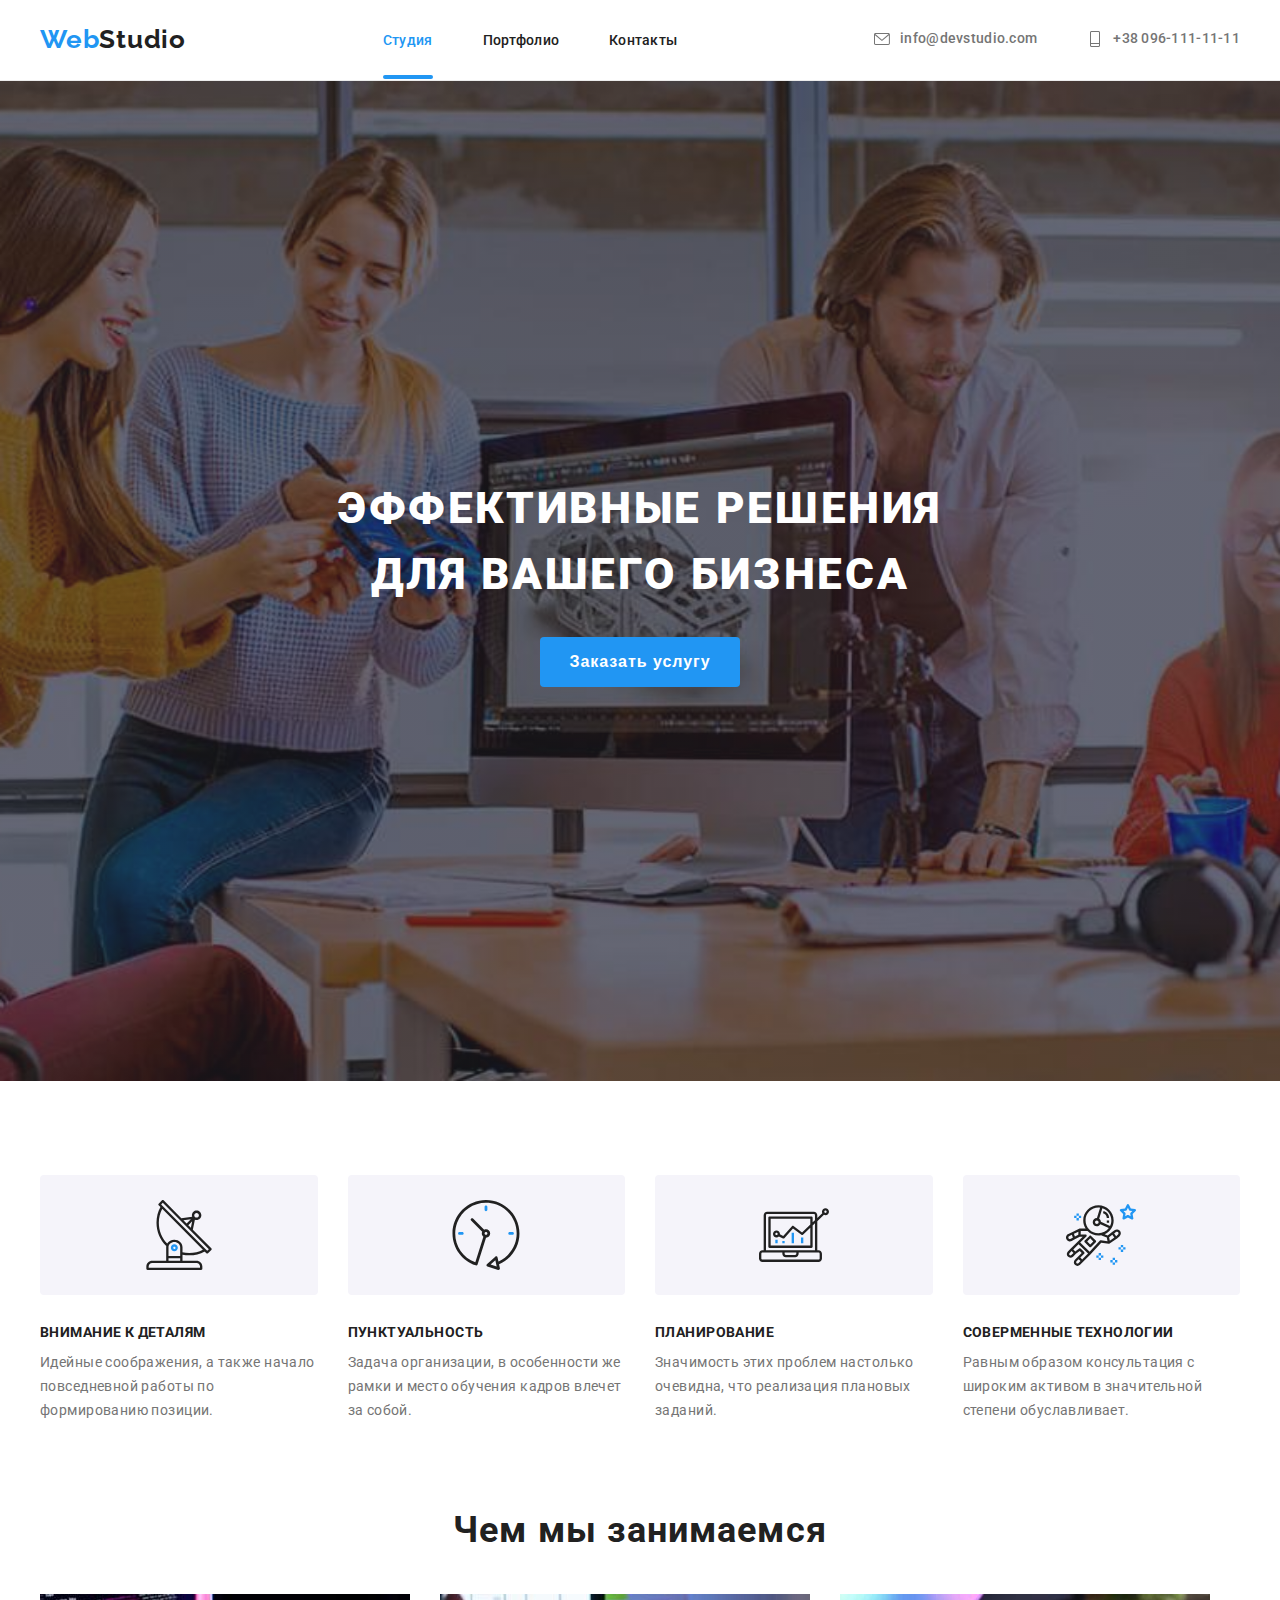
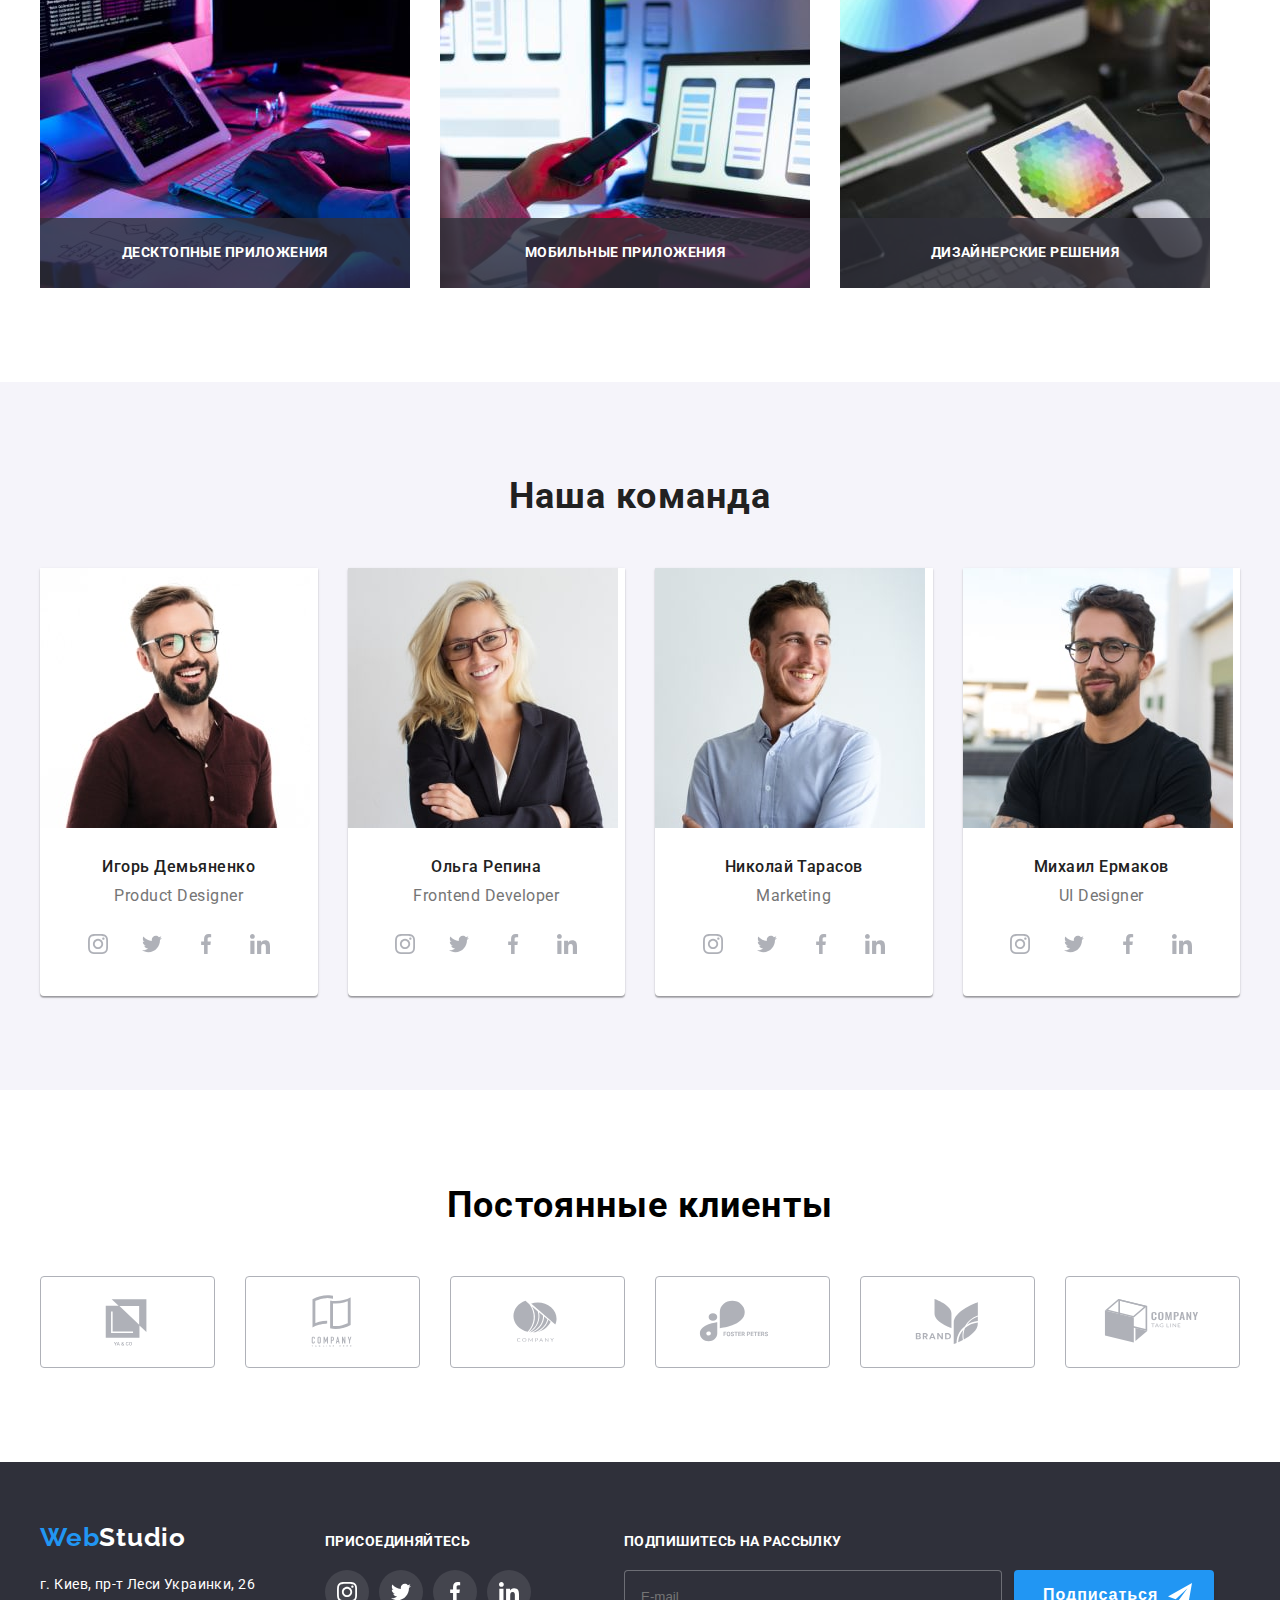
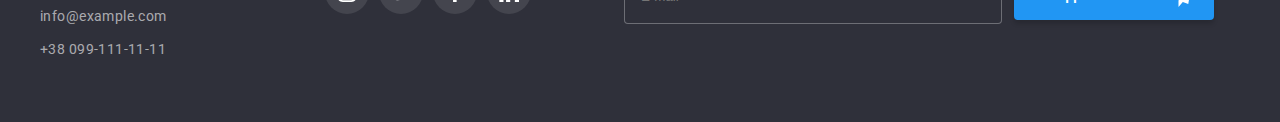
<file: index.html>
<!DOCTYPE html>
<html lang="ru">
  <head>
    <meta charset="UTF-8" />
    <meta http-equiv="X-UA-Compatible" content="IE=edge" />
    <meta name="viewport" content="width=device-width, initial-scale=1.0" />
    <title>WebStudio</title>
    <link
      rel="stylesheet"
      href="https://cdnjs.cloudflare.com/ajax/libs/modern-normalize/1.1.0/modern-normalize.min.css"
      integrity="sha512-wpPYUAdjBVSE4KJnH1VR1HeZfpl1ub8YT/NKx4PuQ5NmX2tKuGu6U/JRp5y+Y8XG2tV+wKQpNHVUX03MfMFn9Q=="
      crossorigin="anonymous"
      referrerpolicy="no-referrer"
    />
    <link rel="preconnect" href="https://fonts.googleapis.com" />
    <link rel="preconnect" href="https://fonts.gstatic.com" crossorigin />
    <link
      href="https://fonts.googleapis.com/css2?family=Raleway:wght@700&family=Roboto:wght@400;500;700&display=swap"
      rel="stylesheet"
    />
    <link rel="stylesheet" href="./css/main.css" />
  </head>

  <body>
    <!-- ---header------>
    <header class="header">
      <div class="container container__header">
        <a href="#" class="logo header__logo"
          ><span class="logo__dark">Web</span>Studio</a
        >
        <nav class="navigation">
          <ul class="list navigation__list">
            <li class="navigation__item">
              <a
                href="./index.html"
                class="navigation__link navigation--link current"
                >Студия</a
              >
            </li>
            <li class="navigation__item">
              <a
                href="./portfolio.html"
                class="navigation__link navigation--link"
                >Портфолио</a
              >
            </li>
            <li class="navigation__item">
              <a href="#" class="navigation__link navigation--link">Контакты</a>
            </li>
          </ul>
        </nav>

        <ul class="list contacts">
          <li class="contacts__item">
            <a
              href="mailto:info@devstudio.com"
              class="contacts__link contacts--link"
            >
              <svg class="contacts__icon contacts--icon">
                <use href="./img/sprite.svg#icon-mail"></use>
              </svg>
              info@devstudio.com
            </a>
          </li>
          <li class="contacts__item">
            <a href="tel:+380961111111" class="contacts__link contacts--link">
              <svg class="contacts__icon">
                <use href="./img/sprite.svg#icon-tel"></use>
              </svg>
              +38 096-111-11-11
            </a>
          </li>
        </ul>

        <button class="burger-btn" data-menu-open>
          <svg class="burger-icon">
            <use href="./img/sprite.svg#burger-icon"></use>
          </svg>
        </button>
        <div class="mobile-menu" data-menu>
          <button class="close-btn-header" data-menu-close>
            <svg class="close-btn-icon">
              <use href="./img/sprite.svg#close-icon-header"></use>
            </svg>
          </button>
          <nav class="navigation-mobile">
            <ul class="list mobile-navigation__list">
              <li class="mobile-navigation__item">
                <a
                  href="./index.html"
                  class="
                    mobile-navigation__link mobile-navigation--link
                  "
                  >Студия</a
                >
              </li>
              <li class="mobile-navigation__item">
                <a
                  href="./portfolio.html"
                  class="mobile-navigation__link mobile-navigation--link"
                  >Портфолио</a
                >
              </li>
              <li class="mobile-navigation__item">
                <a
                  href="#"
                  class="mobile-navigation__link mobile-navigation--link"
                  >Контакты</a
                >
              </li>
            </ul>
          </nav>

          <ul class="list mobile-contacts">
            <li class="mobile-contacts__item">
              <a href="tel:+380961111111" class="mobile-contacts__link">
                +38 096-111-11-11
              </a>
            </li>
            <li class="mobile-contacts__item">
              <a
                href="mailto:info@devstudio.com"
                class="mobile-contacts__link mobile-contacts--link"
              >
                info@devstudio.com
              </a>
            </li>
          </ul>

          <ul class="mobile-social list">
            <li class="mobile-social__item">
              <a href="#" class="mobile-social__link">Instagram</a>
            </li>
            <li class="mobile-social__item">
              <a href="#" class="mobile-social__link">Twitter</a>
            </li>
            <li class="mobile-social__item">
              <a href="#" class="mobile-social__link">Facebook</a>
            </li>
            <li class="mobile-social__item">
              <a href="#" class="mobile-social__link">LinkedIn</a>
            </li>
          </ul>
        </div>
      </div>
    </header>
    <!-----hero----->
    <main>
      <section class="hero">
        <div class="container container__hero">
          <h1 class="hero__title">Эффективные решения для вашего бизнеса</h1>
          <button
            type="button"
            data-modal-open
            class="btn hero__button button__light"
          >
            Заказать услугу
          </button>
        </div>
      </section>
      <section class="section">
        <div class="container">
          <h2 class="visually-hidden">НАШИ ПРИЕМУЩЕСТВА</h2>
          <ul class="features">
            <li class="features__item">
              <div class="features__thumb">
                <svg class="features__icon">
                  <use href="./img/sprite.svg#icon-antenna"></use>
                </svg>
              </div>
              <h3 class="features__title">ВНИМАНИЕ К ДЕТАЛЯМ</h3>
              <p class="features__text">
                Идейные соображения, а также начало повседневной работы по
                формированию позиции.
              </p>
            </li>
            <li class="features__item">
              <div class="features__thumb">
                <svg class="features__icon">
                  <use href="./img/sprite.svg#icon-clock"></use>
                </svg>
              </div>
              <h3 class="features__title">ПУНКТУАЛЬНОСТЬ</h3>
              <p class="features__text">
                Задача организации, в особенности же рамки и место обучения
                кадров влечет за собой.
              </p>
            </li>
            <li class="features__item">
              <div class="features__thumb">
                <svg class="features__icon">
                  <use href="./img/sprite.svg#icon-diagram"></use>
                </svg>
              </div>
              <h3 class="features__title">ПЛАНИРОВАНИЕ</h3>
              <p class="features__text">
                Значимость этих проблем настолько очевидна, что реализация
                плановых заданий.
              </p>
            </li>
            <li class="features__item">
              <div class="features__thumb">
                <svg class="features__icon">
                  <use href="./img/sprite.svg#icon-astronaut"></use>
                </svg>
              </div>
              <h3 class="features__title">СОВЕРМЕННЫЕ ТЕХНОЛОГИИ</h3>
              <p class="features__text">
                Равным образом консультация с широким активом в значительной
                степени обуславливает.
              </p>
            </li>
          </ul>
        </div>
      </section>
      <!-----our-work------>
      <section class="section busyness__section">
        <div class="container container__busyness">
          <h2 class="section__title">Чем мы занимаемся</h2>
          <ul class="busyness">
            <li class="busyness__item">
              <img
                src="./img/doing-something-1.jpg"
                alt="Человек печатает на клавиатуре"
                width="370"
                height="294"
                class="image-presentation-1"
              />
              <p class="busyness__text">Десктопные приложения</p>
            </li>
            <li class="busyness__item">
              <img
                src="./img/doing-something-2.jpg"
                alt="Человек использует компьютер"
                width="370"
                height="294"
                class="image-presentation-2"
              />
              <p class="busyness__text">Мобильные приложения</p>
            </li>
            <li class="busyness__item">
              <img
                src="./img/doing-something-3.jpg"
                alt="Человек использует планшет"
                width="370"
                height="294"
                class="image-presentation-3"
              />
              <p class="busyness__text">Дизайнерские решения</p>
            </li>
          </ul>
        </div>
      </section>
      <!-----team------>
      <section class="section team__section">
        <div class="container container__team">
          <h2 class="team__title">Наша команда</h2>
          <ul class="team">
            <li class="team__item">
              <picture class="team__img">
                <source
                  media="(min-width: 1200px)"
                  srcset="
                    ./img/team/igor-d-@1x.jpg 1x,
                    ./img/team/igor-d-@2x.jpg 2x
                  "
                />
                <source
                  media="(min-width: 768px)"
                  srcset="
                    ./img/team/igor-t-@1x.jpg 1x,
                    ./img/team/igor-t-@2x.jpg 2x
                  "
                />
                <source
                  media="(min-width: 320px)"
                  srcset="
                    ./img/team/igor-m-@1x.jpg 1x,
                    ./img/team/igor-m-@2x.jpg 2x
                  "
                />
                <img
                  src="./img/team/igor-d-@1x.jpg"
                  alt="Светловолосый мужчина в очках"
                  class="card__picture"
                />
              </picture>
              <div class="team__desk">
                <h3 class="card__title">Игорь Демьяненко</h3>
                <p class="card__position">Product Designer</p>
                <ul class="social list">
                  <li class="social__item">
                    <a href="" class="social__link social--link">
                      <svg class="social__icon" width="20" height="20">
                        <use href="./img/sprite.svg#icon-instagram"></use>
                      </svg>
                    </a>
                  </li>
                  <li class="social__item">
                    <a href="" class="social__link social--link">
                      <svg class="social__icon" width="20" height="20">
                        <use href="./img/sprite.svg#icon-twitter"></use>
                      </svg>
                    </a>
                  </li>
                  <li class="social__item">
                    <a href="" class="social__link social--link">
                      <svg class="social__icon" width="20" height="20">
                        <use href="./img/sprite.svg#icon-facebook"></use>
                      </svg>
                    </a>
                  </li>
                  <li class="social__item">
                    <a href="" class="social__link social--link">
                      <svg class="social__icon" width="20" height="20">
                        <use href="./img/sprite.svg#icon-linkedin"></use>
                      </svg>
                    </a>
                  </li>
                </ul>
              </div>
            </li>
            <li class="team__item">
              <picture class="team__img">
                <source
                  media="(min-width: 1200px)"
                  srcset="
                    ./img/team/olga-d-@1x.jpg 1x,
                    ./img/team/olga-d-@2x.jpg 2x
                  "
                />
                <source
                  media="(min-width: 768px)"
                  srcset="
                    ./img/team/olga-t-@1x.jpg 1x,
                    ./img/team/olga-t-@2x.jpg 2x
                  "
                />
                <source
                  media="(min-width: 320px)"
                  srcset="
                    ./img/team/olga-m-@1x.jpg 1x,
                    ./img/team/olga-m-@2x.jpg 2x
                  "
                />
                <img
                  src="./img/team/olga-m-@1x.jpg"
                  alt="Светловолосый мужчина в очках"
                  class="card__picture"
                />
              </picture>
              <div class="team__desk">
                <h3 class="card__title">Ольга Репина</h3>
                <p class="card__position">Frontend Developer</p>
                <ul class="social list">
                  <li class="social__item">
                    <a href="" class="social__link social--link">
                      <svg class="social__icon" width="20" height="20">
                        <use href="./img/sprite.svg#icon-instagram"></use>
                      </svg>
                    </a>
                  </li>
                  <li class="social__item">
                    <a href="" class="social__link social--link">
                      <svg class="social__icon" width="20" height="20">
                        <use href="./img/sprite.svg#icon-twitter"></use>
                      </svg>
                    </a>
                  </li>
                  <li class="social__item">
                    <a href="" class="social__link social--link">
                      <svg class="social__icon" width="20" height="20">
                        <use href="./img/sprite.svg#icon-facebook"></use>
                      </svg>
                    </a>
                  </li>
                  <li class="social__item">
                    <a href="" class="social__link social--link">
                      <svg class="social__icon" width="20" height="20">
                        <use href="./img/sprite.svg#icon-linkedin"></use>
                      </svg>
                    </a>
                  </li>
                </ul>
              </div>
            </li>
            <li class="team__item">
              <picture class="team__img">
                <source
                  media="(min-width: 1200px)"
                  srcset="
                    ./img/team/nikolay-d-@1x.jpg 1x,
                    ./img/team/nikolay-d-@2x.jpg 2x
                  "
                />
                <source
                  media="(min-width: 768px)"
                  srcset="
                    ./img/team/nikolay-t-@1x.jpg 1x,
                    ./img/team/nikolay-t-@2x.jpg 2x
                  "
                />
                <source
                  media="(min-width: 320px)"
                  srcset="
                    ./img/team/nikolay-m-@1x.jpg 1x,
                    ./img/team/nikolay-m-@2x.jpg 2x
                  "
                />
                <img
                  src="./img/team/nikolay-m-@1x.jpg"
                  alt="Светловолосый мужчина в очках"
                  class="card__picture"
                />
              </picture>
              <div class="team__desk">
                <h3 class="card__title">Николай Тарасов</h3>
                <p class="card__position">Marketing</p>
                <ul class="social list">
                  <li class="social__item">
                    <a href="" class="social__link social--link">
                      <svg class="social__icon" width="20" height="20">
                        <use href="./img/sprite.svg#icon-instagram"></use>
                      </svg>
                    </a>
                  </li>
                  <li class="social__item">
                    <a href="" class="social__link social--link">
                      <svg class="social__icon" width="20" height="20">
                        <use href="./img/sprite.svg#icon-twitter"></use>
                      </svg>
                    </a>
                  </li>
                  <li class="social__item">
                    <a href="" class="social__link social--link">
                      <svg class="social__icon" width="20" height="20">
                        <use href="./img/sprite.svg#icon-facebook"></use>
                      </svg>
                    </a>
                  </li>
                  <li class="social__item">
                    <a href="" class="social__link social--link">
                      <svg class="social__icon" width="20" height="20">
                        <use href="./img/sprite.svg#icon-linkedin"></use>
                      </svg>
                    </a>
                  </li>
                </ul>
              </div>
            </li>
            <li class="team__item">
              <picture class="team__img">
                <source
                  media="(min-width: 1200px)"
                  srcset="
                    ./img/team/mikhail-d-@1x.jpg 1x,
                    ./img/team/mikhail-d-@2x.jpg 2x
                  "
                />
                <source
                  media="(min-width: 768px)"
                  srcset="
                    ./img/team/mikhail-t-@1x.jpg 1x,
                    ./img/team/mikhail-t-@2x.jpg 2x
                  "
                />
                <source
                  media="(min-width: 320px)"
                  srcset="
                    ./img/team/mikhail-m-@1x.jpg 1x,
                    ./img/team/mikhail-m-@2x.jpg 2x
                  "
                />
                <img
                  src="./img/team/mikhail-m-@1x.jpg"
                  alt="Светловолосый мужчина в очках"
                  class="card__picture"
                />
              </picture>
              <div class="team__desk">
                <h3 class="card__title">Михаил Ермаков</h3>
                <p class="card__position">UI Designer</p>
                <ul class="social list">
                  <li class="social__item">
                    <a href="" class="social__link social--link">
                      <svg class="social__icon" width="20" height="20">
                        <use href="./img/sprite.svg#icon-instagram"></use>
                      </svg>
                    </a>
                  </li>
                  <li class="social__item">
                    <a href="" class="social__link social--link">
                      <svg class="social__icon" width="20" height="20">
                        <use href="./img/sprite.svg#icon-twitter"></use>
                      </svg>
                    </a>
                  </li>
                  <li class="social__item">
                    <a href="" class="social__link social--link">
                      <svg class="social__icon" width="20" height="20">
                        <use href="./img/sprite.svg#icon-facebook"></use>
                      </svg>
                    </a>
                  </li>
                  <li class="social__item">
                    <a href="" class="social__link social--link">
                      <svg class="social__icon" width="20" height="20">
                        <use href="./img/sprite.svg#icon-linkedin"></use>
                      </svg>
                    </a>
                  </li>
                </ul>
              </div>
            </li>
          </ul>
        </div>
      </section>
      <section class="section section__clients">
        <div class="container">
          <h2 class="clients__title">Постоянные клиенты</h2>
          <ul class="list clients">
            <li class="clients__item">
              <a href="#" class="client__link client--link link">
                <svg class="client__icon client--icon">
                  <use href="./img/sprite.svg#icon-logo-1"></use>
                </svg>
              </a>
            </li>
            <li class="clients__item">
              <a href="#" class="client__link client--link link">
                <svg class="client__icon client--icon">
                  <use href="./img/sprite.svg#icon-logo-2"></use>
                </svg>
              </a>
            </li>
            <li class="clients__item">
              <a href="#" class="client__link client--link link">
                <svg class="client__icon client--icon">
                  <use href="./img/sprite.svg#icon-logo-3"></use>
                </svg>
              </a>
            </li>
            <li class="clients__item">
              <a href="#" class="client__link client--link link">
                <svg class="client__icon client--icon">
                  <use href="./img/sprite.svg#icon-logo-4"></use>
                </svg>
              </a>
            </li>

            <li class="clients__item">
              <a href="#" class="client__link client--link link">
                <svg class="client__icon client--icon">
                  <use href="./img/sprite.svg#icon-logo-5"></use>
                </svg>
              </a>
            </li>
            <li class="clients__item">
              <a href="#" class="client__link client--link link">
                <svg class="client__icon client--icon">
                  <use href="./img/sprite.svg#icon-logo-6"></use>
                </svg>
              </a>
            </li>
          </ul>
        </div>
      </section>
    </main>
    <!----footer---->
    <footer class="footer">
      <div class="container container__footer">
        <div class="footer__row">
          <div class="special-container__footer">
            <a href="#" class="link logo__footer"
              ><span class="logo__part">Web</span>Studio</a
            >
            <address>
              <ul class="list">
                <li class="footer__item">
                  <a
                    href="https://goo.gl/maps/i2SUqEGefCtZMEda6"
                    target="_blank"
                    rel="noopener noreferrer nofollow"
                    class="link adress"
                    >г. Киев, пр-т Леси Украинки, 26</a
                  >
                </li>
                <li class="footer__item">
                  <a
                    href="mailto:info@example.com"
                    class="link footer__contacts"
                    >info@example.com</a
                  >
                </li>
                <li class="footer__item">
                  <a href="tel:+380991111111" class="link footer__contacts"
                    >+38 099-111-11-11</a
                  >
                </li>
              </ul>
            </address>
          </div>
          <div class="social__contacts">
            <h2 class="offer__text">присоединяйтесь</h2>
            <ul class="social__list list">
              <li class="social-item__footer">
                <a href="" class="social-link__footer social-link--footer">
                  <svg class="social-icon__footer" width="20" height="20">
                    <use href="./img/sprite.svg#icon-instagram"></use>
                  </svg>
                </a>
              </li>
              <li class="social-item__footer">
                <a href="" class="social-link__footer social-link--footer">
                  <svg class="social-icon__footer" width="20" height="20">
                    <use href="./img/sprite.svg#icon-twitter"></use>
                  </svg>
                </a>
              </li>
              <li class="social-item__footer">
                <a href="" class="social-link__footer social-link--footer">
                  <svg class="social-icon__footer" width="20" height="20">
                    <use href="./img/sprite.svg#icon-facebook"></use>
                  </svg>
                </a>
              </li>
              <li class="social-item__footer">
                <a href="" class="social-link__footer social-link--footer">
                  <svg class="social-icon__footer" width="20" height="20">
                    <use href="./img/sprite.svg#icon-linkedin"></use>
                  </svg>
                </a>
              </li>
            </ul>
          </div>
          </div>
          <form class="footer__form">
            <p class="form__text">Подпишитесь на рассылку</p>
            <div class="footer-form__container">
              <label for="" class="footer-form__label">
                <input
                  type="text"
                  placeholder="E-mail"
                  class="footer-form__input"
                />
              </label>
              <button type="submit" class="footer__button form-button__text">
                Подписаться
                <svg class="footer-form__icon">
                  <use href="./img/sprite.svg#icon-footer-form"></use>
                </svg>
              </button>
            </div>
          </form>
        </div>
      </div>
    </footer>
    <div class="backdrop is-hidden" data-modal>
      <div class="modal">
        <button type="button" data-modal-close class="modal__btn">
          <svg class="modal__icon" width="11" height="11">
            <use href="./img/sprite.svg#modal-icon"></use>
          </svg>
        </button>
        <form action="" class="modal__form">
          <p class="modal-form__head">
            Оставьте свои данные, мы вам перезвоним
          </p>

          <label class="modal-form__field modal-form__field-text"
            >Имя
            <span class="modal-form__wrapper modal-form--wrapper">
              <input
                type="text"
                class="modal-form__input modal-form--input"
                name="user-name"
                minlength="2"
                pattern="[a-zA-Zа-яёА-ЯЁ]+"
                title="Имя должно содержать символы латиницы или кириллицы"
                required
              />
              <svg class="modal-form__icon modal-form__icon-name">
                <use href="./img/sprite.svg#icon-name-modal"></use>
              </svg>
            </span>
          </label>

          <label class="modal-form__field modal-form__field-text"
            >Телефон
            <span class="modal-form__wrapper modal-form--wrapper">
              <input
                type="tel"
                class="modal-form__input modal-form--input"
                name="user-tel"
                title="099-000-00-00"
                pattern="[0-9]{3}-[0-9]{3}-[0-9]{2}-[0-9]{2}"
                required
              />
              <svg class="modal-form__icon modal-form__icon-tel">
                <use href="./img/sprite.svg#icon-tel-modal"></use>
              </svg>
            </span>
          </label>

          <label class="modal-form__field modal-form__field-text"
            >Почта
            <span class="modal-form__wrapper modal-form--wrapper">
              <input
                type="mail"
                class="modal-form__input modal-form--input"
                name="user-mail"
                pattern="[^ @]*@[^ @]*"
                title="qwerty123@gmail.com"
                required
              />
              <svg class="modal-form__icon modal-form--icon">
                <use href="./img/sprite.svg#icon-mail-modal"></use>
              </svg>
            </span>
          </label>

          <label class="modal-form__field modal-form__field-text"
            >Комментарий
            <textarea
              class="modal-form__message"
              name="user-message"
              placeholder="Введите текст"
            ></textarea>
          </label>

          <input
            type="checkbox"
            id="policy-accept"
            class="modal-form__checkbox modal-form--checkbox visually-hidden"
          />
          <label
            for="policy-accept"
            class="modal-form__checkbox-label modal-form--checkbox--label"
            >Соглашаюсь с рассылкой и принимаю&nbsp;
            <a href="#" class="policy__link">Условия договора</a>
          </label>
          <div class="container__form-button">
            <button class="modal-form__button" type="submit">Отправить</button>
          </div>
        </form>
      </div>
    </div>
  </body>
  <script src="./js/modal.js"></script>
  <script src="./js/menu.js"></script>
</html>
</file>
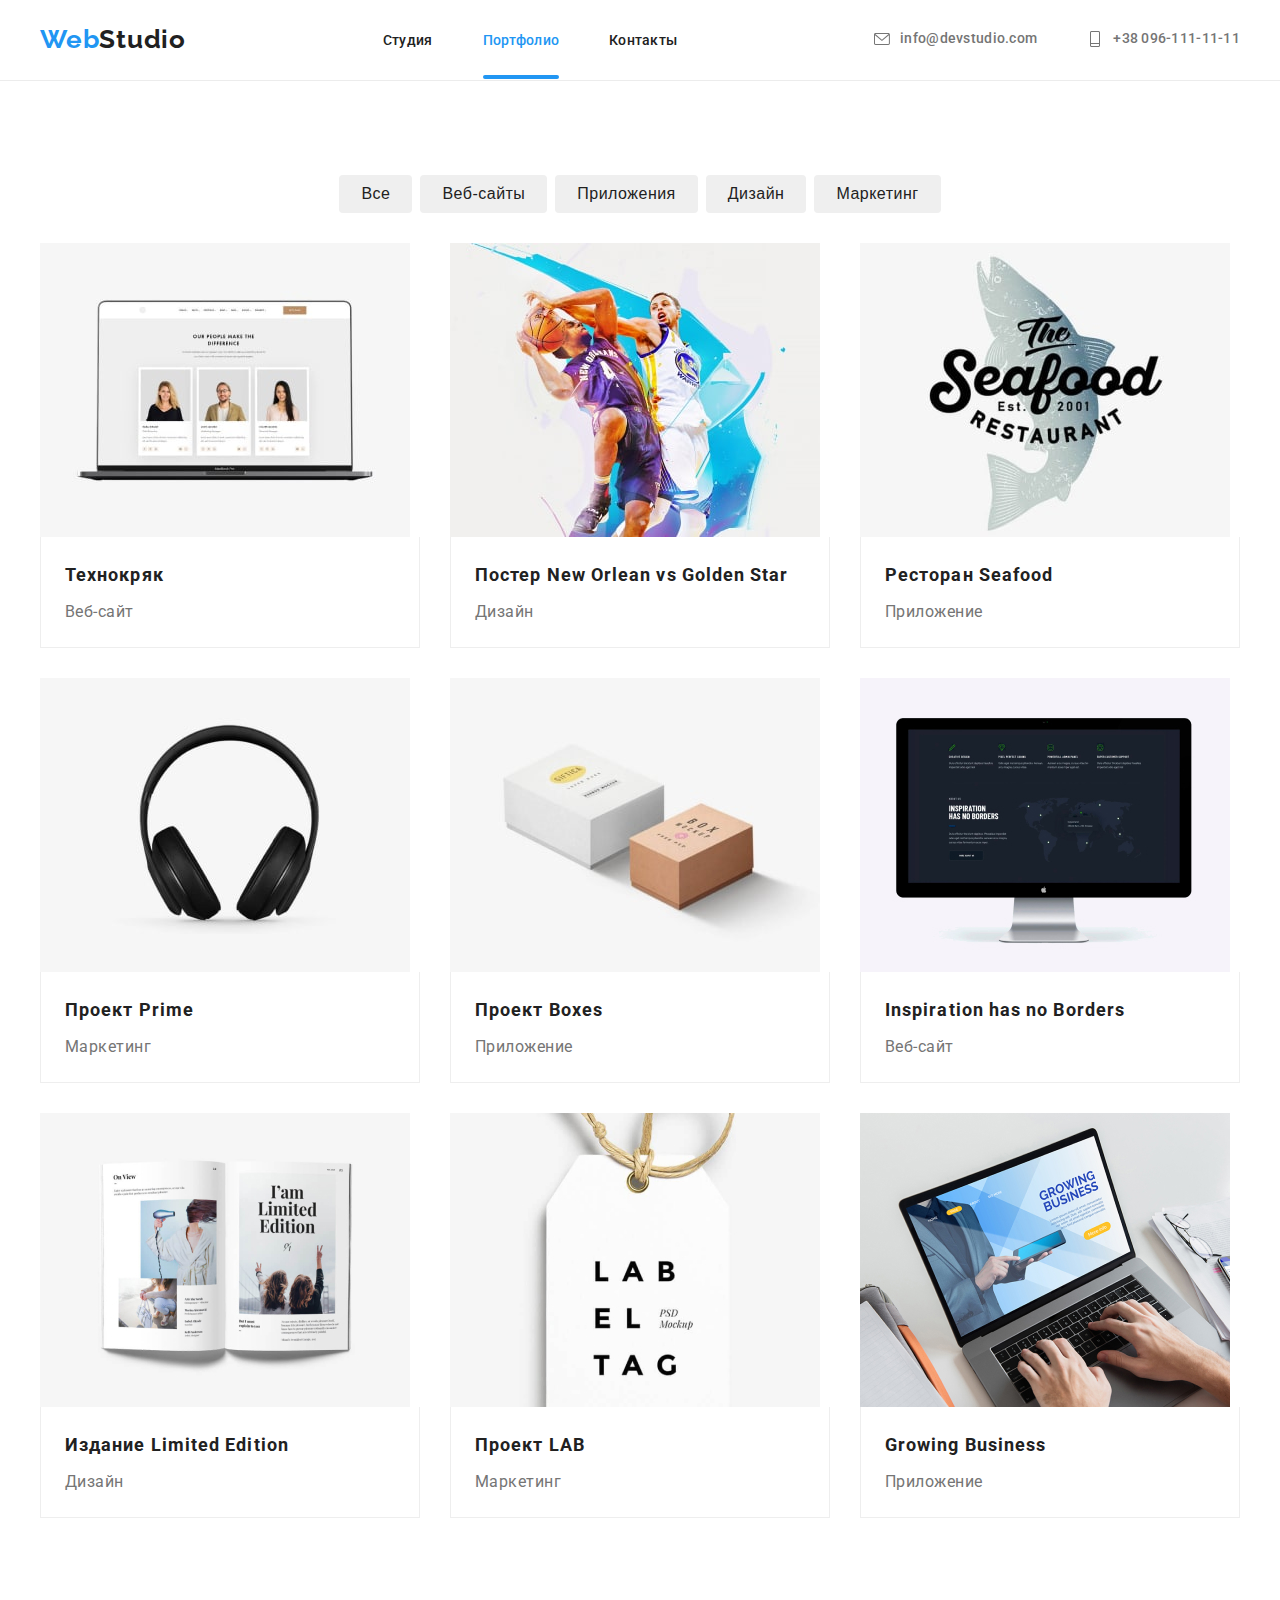
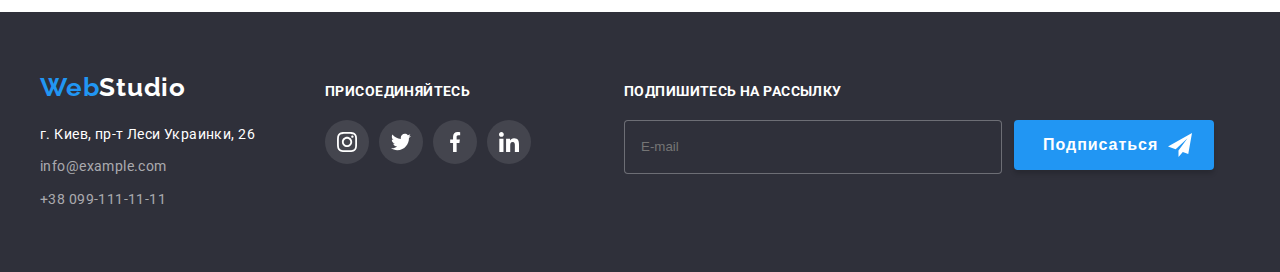
<file: portfolio.html>
<!DOCTYPE html>
<html lang="ru">
  <head>
    <meta charset="UTF-8" />
    <meta http-equiv="X-UA-Compatible" content="IE=edge" />
    <meta name="viewport" content="width=device-width, initial-scale=1.0" />
    <title>Portfolio</title>
    <link rel="preconnect" href="https://fonts.googleapis.com" />
    <link rel="preconnect" href="https://fonts.gstatic.com" crossorigin />
    <link
      href="https://fonts.googleapis.com/css2?family=Raleway:wght@700&family=Roboto:wght@400;500;700&display=swap"
      rel="stylesheet"
    />
    <link
      rel="stylesheet"
      href="https://cdnjs.cloudflare.com/ajax/libs/modern-normalize/1.1.0/modern-normalize.min.css"
      integrity="sha512-wpPYUAdjBVSE4KJnH1VR1HeZfpl1ub8YT/NKx4PuQ5NmX2tKuGu6U/JRp5y+Y8XG2tV+wKQpNHVUX03MfMFn9Q=="
      crossorigin="anonymous"
      referrerpolicy="no-referrer"
    />
    <link rel="stylesheet" href="./css/main.css" />
  </head>

  <body>
    <!-----header------>
    <header class="header">
      <div class="container container__header">
        <a href="#" class="logo header__logo"
          ><span class="logo__dark">Web</span>Studio</a
        >
        <nav class="navigation">
          <ul class="list navigation__list">
            <li class="navigation__item">
              <a
                href="./index.html"
                class="navigation__link navigation--link"
                >Студия</a
              >
            </li>
            <li class="navigation__item">
              <a
                href="./portfolio.html"
                class="navigation__link navigation--link current mobile-current"
                >Портфолио</a
              >
            </li>
            <li class="navigation__item">
              <a href="#" class="navigation__link navigation--link">Контакты</a>
            </li>
          </ul>
        </nav>

        <ul class="list contacts">
          <li class="contacts__item">
            <a
              href="mailto:info@devstudio.com"
              class="contacts__link contacts--link"
            >
              <svg class="contacts__icon contacts--icon">
                <use href="./img/sprite.svg#icon-mail"></use>
              </svg>
              info@devstudio.com
            </a>
          </li>
          <li class="contacts__item">
            <a href="tel:+380961111111" class="contacts__link contacts--link">
              <svg class="contacts__icon">
                <use href="./img/sprite.svg#icon-tel"></use>
              </svg>
              +38 096-111-11-11
            </a>
          </li>
        </ul>

        <button class="burger-btn" data-menu-open>
          <svg class="burger-icon">
            <use href="./img/sprite.svg#burger-icon"></use>
          </svg>
        </button>
        <div class="mobile-menu" data-menu>
          <button class="close-btn-header" data-menu-close>
            <svg class="close-btn-icon">
              <use href="./img/sprite.svg#close-icon-header"></use>
            </svg>
          </button>
          <nav class="navigation-mobile">
            <ul class="list mobile-navigation__list">
              <li class="mobile-navigation__item">
                <a
                  href="./index.html"
                  class="
                    mobile-navigation__link mobile-navigation--link
                    mobile-current
                  "
                  >Студия</a
                >
              </li>
              <li class="mobile-navigation__item">
                <a
                  href="./portfolio.html"
                  class="mobile-navigation__link mobile-navigation--link"
                  >Портфолио</a
                >
              </li>
              <li class="mobile-navigation__item">
                <a
                  href="#"
                  class="mobile-navigation__link mobile-navigation--link"
                  >Контакты</a
                >
              </li>
            </ul>
          </nav>

          <ul class="list mobile-contacts">
            <li class="mobile-contacts__item">
              <a href="tel:+380961111111" class="mobile-contacts__link">
                +38 096-111-11-11
              </a>
            </li>
            <li class="mobile-contacts__item">
              <a
                href="mailto:info@devstudio.com"
                class="mobile-contacts__link mobile-contacts--link"
              >
                info@devstudio.com
              </a>
            </li>
          </ul>

          <ul class="mobile-social list">
            <li class="mobile-social__item">
              <a href="#" class="mobile-social__link">Instagram</a>
            </li>
            <li class="mobile-social__item">
              <a href="#" class="mobile-social__link">Twitter</a>
            </li>
            <li class="mobile-social__item">
              <a href="#" class="mobile-social__link">Facebook</a>
            </li>
            <li class="mobile-social__item">
              <a href="#" class="mobile-social__link">LinkedIn</a>
            </li>
          </ul>
        </div>
      </div>
    </header>
    <!-----examples------>
    <main>
      <section class="section">
        <div class="container">
          <ul class="list filter">
            <li class="filter__item">
              <button type="button" class="btn filter__button">Все</button>
            </li>
            <li class="filter__item">
              <button type=" button" class="btn filter__button">
                Веб-сайты
              </button>
            </li>
            <li class="filter__item">
              <button type="button" class="btn filter__button">
                Приложения
              </button>
            </li>
            <li class="filter__item filter--item">
              <button type="button" class="btn filter__button">Дизайн</button>
            </li>
            <li class="filter__item filter--item">
              <button type="button" class="btn filter__button">
                Маркетинг
              </button>
            </li>
          </ul>
          <ul class="list example">
            <li class="example__item">
              <a href="#" class="example__link link">
                <div class="example__wrap">
                  <picture class="portfolio__img">
                    <source
                      media="(min-width: 1200px)"
                      srcset="
                        ./img/portfolio/technokryak-d-@1x.jpg 1x,
                        ./img/portfolio/technokryak-d-@2x.jpg 2x
                      "
                    />
                    <source
                      media="(min-width: 768px)"
                      srcset="
                        ./img/portfolio/technokryak-t-@1x.jpg 1x,
                        ./img/portfolio/technokryak-t-@2x.jpg 2x
                      "
                    />
                    <source
                      media="(min-width: 480px)"
                      srcset="
                        ./img/portfolio/technokryak-m-@1x.jpg 1x,
                        ./img/portfolio/technokryak-m-@2x.jpg 2x
                      "
                    />
                    <source
                      media="(max-width: 479px)"
                      srcset="
                        ./img/portfolio/technokryak-m-@1x.jpg 1x,
                        ./img/portfolio/technokryak-m-@2x.jpg 2x
                      "
                    />
                    <img
                      class="portfolio__img"
                      src="img/portfolio/technokryak-d-@1x.jpg"
                      alt="Веб-сайт"
                    />
                  </picture>
                  <p class="example__text">
                    Технокряк это современная площадка распространения
                    коронавируса. Компании используют эту платформу для
                    цифрового шпионажа и атак на защищённые сервера конкурентов.
                  </p>
                </div>
                <div class="example__description">
                  <h2 class="img__title">Технокряк</h2>
                  <p class="img__description">Веб-сайт</p>
                </div>
              </a>
            </li>
            <li class="example__item">
              <a href="#" class="example__link link">
                <div class="example__wrap">
                  <picture class="portfolio__img">
                    <source
                      media="(min-width: 1200px)"
                      srcset="
                        ./img/portfolio/poster-d-@1x.jpg 1x,
                        ./img/portfolio/poster-d-@2x.jpg 2x
                      "
                    />
                    <source
                      media="(min-width: 768px)"
                      srcset="
                        ./img/portfolio/poster-t-@1x.jpg 1x,
                        ./img/portfolio/poster-t-@2x.jpg 2x
                      "
                    />
                    <source
                      media="(min-width: 480px)"
                      srcset="
                        ./img/portfolio/poster-m-@1x.jpg 1x,
                        ./img/portfolio/poster-m-@2x.jpg 2x
                      "
                    />
                    <source
                      media="(max-width: 479px)"
                      srcset="
                        ./img/portfolio/poster-m-@1x.jpg 1x,
                        ./img/portfolio/poster-m-@2x.jpg 2x
                      "
                    />
                    <img
                      class="portfolio__img"
                      src="img/portfolio/poster-d-@1x.jpg"
                      alt="Баскетболисты"
                    />
                  </picture>
                  <p class="example__text">
                    Lorem ipsum dolor sit amet consectetur adipisicing elit. In
                    praesentium at expedita voluptates corrupti cum, facilis
                    recusandae nostrum. Nesciunt porro doloribus adipisci ut
                    perspiciatis quidem, eius inventore ducimus mollitia quae.
                  </p>
                </div>
                <div class="example__description">
                  <h2 class="img__title">Постер New Orlean vs Golden Star</h2>
                  <p class="img__description">Дизайн</p>
                </div>
              </a>
            </li>
            <li class="example__item">
              <a href="#" class="example__link link">
                <div class="example__wrap">
                  <picture class="portfolio__img">
                    <source
                      media="(min-width: 1200px)"
                      srcset="
                        ./img/portfolio/seafood-d-@1x.jpg 1x,
                        ./img/portfolio/seafood-d-@2x.jpg 2x
                      "
                    />
                    <source
                      media="(min-width: 768px)"
                      srcset="
                        ./img/portfolio/seafood-t-@1x.jpg 1x,
                        ./img/portfolio/seafood-t-@2x.jpg 2x
                      "
                    />
                    <source
                      media="(min-width: 480px)"
                      srcset="
                        ./img/portfolio/seafood-m-@1x.jpg 1x,
                        ./img/portfolio/seafood-m-@2x.jpg 2x
                      "
                    />
                    <source
                      media="(max-width: 479px)"
                      srcset="
                        ./img/portfolio/seafood-m-@1x.jpg 1x,
                        ./img/portfolio/seafood-m-@2x.jpg 2x
                      "
                    />
                    <img
                      class="portfolio__img"
                      src="img/portfolio/seafood-d-@1x.jpg"
                      alt="Логотип Ресторана"
                    />
                  </picture>
                  <p class="example__text">
                    Lorem ipsum dolor sit amet consectetur adipisicing elit. In
                    praesentium at expedita voluptates corrupti cum, facilis
                    recusandae nostrum. Nesciunt porro doloribus adipisci ut
                    perspiciatis quidem, eius inventore ducimus mollitia quae.
                  </p>
                </div>
                <div class="example__description">
                  <h2 class="img__title">Ресторан Seafood</h2>
                  <p class="img__description">Приложение</p>
                </div>
              </a>
            </li>
            <li class="example__item">
              <a href="#" class="example__link link">
                <div class="example__wrap">
                  <picture class="portfolio__img">
                    <source
                      media="(min-width: 1200px)"
                      srcset="
                        ./img/portfolio/prime-d-@1x.jpg 1x,
                        ./img/portfolio/prime-d-@2x.jpg 2x
                      "
                    />
                    <source
                      media="(min-width: 768px)"
                      srcset="
                        ./img/portfolio/prime-t-@1x.jpg 1x,
                        ./img/portfolio/prime-t-@2x.jpg 2x
                      "
                    />
                    <source
                      media="(min-width: 480px)"
                      srcset="
                        ./img/portfolio/prime-m-@1x.jpg 1x,
                        ./img/portfolio/prime-m-@2x.jpg 2x
                      "
                    />
                    <source
                      media="(max-width: 479px)"
                      srcset="
                        ./img/portfolio/prime-m-@1x.jpg 1x,
                        ./img/portfolio/prime-m-@2x.jpg 2x
                      "
                    />
                    <img
                      class="portfolio__img"
                      src="img/portfolio/prime-d-@1x.jpg"
                      alt="Наушники"
                    />
                  </picture>
                  <p class="example__text">
                    Lorem ipsum, dolor sit amet consectetur adipisicing elit.
                    Asperiores maiores qui recusandae quo numquam quidem nemo,
                    eaque architecto saepe harum ducimus soluta error? Tempore
                    laborum dolore temporibus error, ex vel?
                  </p>
                </div>
                <div class="example__description">
                  <h2 class="img__title">Проект Prime</h2>
                  <p class="img__description">Маркетинг</p>
                </div>
              </a>
            </li>
            <li class="example__item">
              <a href="#" class="example__link link">
                <div class="example__wrap">
                  <picture class="portfolio__img">
                    <source
                      media="(min-width: 1200px)"
                      srcset="
                        ./img/portfolio/boxes-d-@1x.jpg 1x,
                        ./img/portfolio/boxes-d-@2x.jpg 2x
                      "
                    />
                    <source
                      media="(min-width: 768px)"
                      srcset="
                        ./img/portfolio/boxes-t-@1x.jpg 1x,
                        ./img/portfolio/boxes-t-@2x.jpg 2x
                      "
                    />
                    <source
                      media="(min-width: 480px)"
                      srcset="
                        ./img/portfolio/boxes-m-@1x.jpg 1x,
                        ./img/portfolio/boxes-m-@2x.jpg 2x
                      "
                    />
                    <source
                      media="(max-width: 479px)"
                      srcset="
                        ./img/portfolio/boxes-m-@1x.jpg 1x,
                        ./img/portfolio/boxes-m-@2x.jpg 2x
                      "
                    />
                    <img
                      class="portfolio__img"
                      src="img/portfolio/boxes-d-@1x.jpg"
                      alt="Коробки"
                    />
                  </picture>
                  <p class="example__text">
                    Lorem ipsum, dolor sit amet consectetur adipisicing elit.
                    Asperiores maiores qui recusandae quo numquam quidem nemo,
                    eaque architecto saepe harum ducimus soluta error? Tempore
                    laborum dolore temporibus error, ex vel?
                  </p>
                </div>
                <div class="example__description">
                  <h2 class="img__title">Проект Boxes</h2>
                  <p class="img__description">Приложение</p>
                </div>
              </a>
            </li>
            <li class="example__item">
              <a href="#" class="example__link link">
                <div class="example__wrap">
                  <picture class="portfolio__img">
                    <source
                      media="(min-width: 1200px)"
                      srcset="
                        ./img/portfolio/inspiration-d-@1x.jpg 1x,
                        ./img/portfolio/inspiration-d-@2x.jpg 2x
                      "
                    />
                    <source
                      media="(min-width: 768px)"
                      srcset="
                        ./img/portfolio/inspiration-t-@1x.jpg 1x,
                        ./img/portfolio/inspiration-t-@2x.jpg 2x
                      "
                    />
                    <source
                      media="(min-width: 480px)"
                      srcset="
                        ./img/portfolio/inspiration-m-@1x.jpg 1x,
                        ./img/portfolio/inspiration-m-@2x.jpg 2x
                      "
                    />
                    <source
                      media="(max-width: 479px)"
                      srcset="
                        ./img/portfolio/inspiration-m-@1x.jpg 1x,
                        ./img/portfolio/inspiration-m-@2x.jpg 2x
                      "
                    />
                    <img
                      class="portfolio__img"
                      src="img/portfolio/inspiration-d-@1x.jpg"
                      alt="Монитор"
                    />
                  </picture>
                  <p class="example__text">
                    Lorem ipsum, dolor sit amet consectetur adipisicing elit.
                    Asperiores maiores qui recusandae quo numquam quidem nemo,
                    eaque architecto saepe harum ducimus soluta error? Tempore
                    laborum dolore temporibus error, ex vel?
                  </p>
                </div>
                <div class="example__description">
                  <h2 class="img__title">Inspiration has no Borders</h2>
                  <p class="img__description">Веб-сайт</p>
                </div>
              </a>
            </li>
            <li class="example__item">
              <a href="#" class="example__link link">
                <div class="example__wrap">
                  <picture class="portfolio__img">
                    <source
                      media="(min-width: 1200px)"
                      srcset="
                        ./img/portfolio/limited-d-@1x.jpg 1x,
                        ./img/portfolio/limited-d-@2x.jpg 2x
                      "
                    />
                    <source
                      media="(min-width: 768px)"
                      srcset="
                        ./img/portfolio/limited-t-@1x.jpg 1x,
                        ./img/portfolio/limited-t-@2x.jpg 2x
                      "
                    />
                    <source
                      media="(min-width: 480px)"
                      srcset="
                        ./img/portfolio/limited-m-@1x.jpg 1x,
                        ./img/portfolio/limited-m-@2x.jpg 2x
                      "
                    />
                    <source
                      media="(max-width: 479px)"
                      srcset="
                        ./img/portfolio/limited-m-@1x.jpg 1x,
                        ./img/portfolio/limited-m-@2x.jpg 2x
                      "
                    />
                    <img
                      class="portfolio__img"
                      src="img/portfolio/limited-d-@1x.jpg"
                      alt="Журнал"
                    />
                  </picture>
                  <p class="example__text">
                    Lorem ipsum, dolor sit amet consectetur adipisicing elit.
                    Asperiores maiores qui recusandae quo numquam quidem nemo,
                    eaque architecto saepe harum ducimus soluta error? Tempore
                    laborum dolore temporibus error, ex vel?
                  </p>
                </div>
                <div class="example__description">
                  <h2 class="img__title">Издание Limited Edition</h2>
                  <p class="img__description">Дизайн</p>
                </div>
              </a>
            </li>
            <li class="example__item">
              <a href="#" class="example__link link">
                <div class="example__wrap">
                  <picture class="portfolio__img">
                    <source
                      media="(min-width: 1200px)"
                      srcset="
                        ./img/portfolio/lab-d-@1x.jpg 1x,
                        ./img/portfolio/lab-d-@2x.jpg 2x
                      "
                    />
                    <source
                      media="(min-width: 768px)"
                      srcset="
                        ./img/portfolio/lab-t-@1x.jpg 1x,
                        ./img/portfolio/lab-t-@2x.jpg 2x
                      "
                    />
                    <source
                      media="(min-width: 480px)"
                      srcset="
                        ./img/portfolio/lab-m-@1x.jpg 1x,
                        ./img/portfolio/lab-m-@2x.jpg 2x
                      "
                    />
                    <source
                      media="(max-width: 479px)"
                      srcset="
                        ./img/portfolio/lab-m-@1x.jpg 1x,
                        ./img/portfolio/lab-m-@2x.jpg 2x
                      "
                    />
                    <img
                      class="portfolio__img"
                      src="img/portfolio/lab-d-@1x.jpg"
                      alt="Бирка"
                    />
                  </picture>
                  <p class="example__text">
                    Lorem ipsum, dolor sit amet consectetur adipisicing elit.
                    Asperiores maiores qui recusandae quo numquam quidem nemo,
                    eaque architecto saepe harum ducimus soluta error? Tempore
                    laborum dolore temporibus error, ex vel?
                  </p>
                </div>
                <div class="example__description">
                  <h2 class="img__title">Проект LAB</h2>
                  <p class="img__description">Маркетинг</p>
                </div>
              </a>
            </li>
            <li class="example__item">
              <a href="#" class="example__link link">
                <div class="example__wrap">
                  <picture class="portfolio__img">
                    <source
                      media="(min-width: 1200px)"
                      srcset="
                        ./img/portfolio/growing-buisness-d-@1x.jpg 1x,
                        ./img/portfolio/growing-buisness-d-@2x.jpg 2x
                      "
                    />
                    <source
                      media="(min-width: 768px)"
                      srcset="
                        ./img/portfolio/growing-buisness-t-@1x.jpg 1x,
                        ./img/portfolio/growing-buisness-t-@2x.jpg 2x
                      "
                    />
                    <source
                      media="(min-width: 480px)"
                      srcset="
                        ./img/portfolio/growing-buisness-m-@1x.jpg 1x,
                        ./img/portfolio/growing-buisness-m-@2x.jpg 2x
                      "
                    />
                    <source
                      media="(max-width: 479px)"
                      srcset="
                        ./img/portfolio/growing-buisness-m-@1x.jpg 1x,
                        ./img/portfolio/growing-buisness-m-@2x.jpg 2x
                      "
                    />
                    <img
                      class="portfolio__img"
                      src="img/portfolio/growing-buisness-d-@1x.jpg"
                      alt="Ноутбук"
                    />
                  </picture>
                  <p class="example__text">
                    Lorem ipsum, dolor sit amet consectetur adipisicing elit.
                    Asperiores maiores qui recusandae quo numquam quidem nemo,
                    eaque architecto saepe harum ducimus soluta error? Tempore
                    laborum dolore temporibus error, ex vel?
                  </p>
                </div>
                <div class="example__description">
                  <h2 class="img__title">Growing Business</h2>
                  <p class="img__description">Приложение</p>
                </div>
              </a>
            </li>
          </ul>
        </div>
      </section>
    </main>
    <!----footer---->
    <footer class="footer">
        <div class="container container__footer">
          <div class="footer__row">
            <div class="special-container__footer">
                <a href="#" class="link logo__footer"><span class="logo__part">Web</span>Studio</a>
                <address>
                    <ul class="list">
                        <li class="footer__item"><a href="https://goo.gl/maps/i2SUqEGefCtZMEda6" target="_blank"
                                rel="noopener noreferrer nofollow" class="link adress">г. Киев, пр-т Леси Украинки,
                                26</a>
                        </li>
                        <li class="footer__item"><a href="mailto:info@example.com"
                                class="link footer__contacts">info@example.com</a></li>
                        <li class="footer__item"><a href="tel:+380991111111" class="link footer__contacts">+38
                                099-111-11-11</a>
                        </li>
                    </ul>
                </address>
            </div>
            <div class="social__contacts">
                <h2 class="offer__text">присоединяйтесь</h2>
                <ul class="social__list list">
                    <li class="social-item__footer">
                        <a href="" class="social-link__footer social-link--footer">
                            <svg class="social-icon__footer" width="20" height="20">
                                <use href="./img/sprite.svg#icon-instagram"></use>
                            </svg>
                        </a>
                    </li>
                    <li class="social-item__footer">
                        <a href="" class="social-link__footer social-link--footer">
                            <svg class="social-icon__footer" width="20" height="20">
                                <use href="./img/sprite.svg#icon-twitter"></use>
                            </svg>
                        </a>
                    </li>
                    <li class="social-item__footer">
                        <a href="" class="social-link__footer social-link--footer">
                            <svg class="social-icon__footer" width="20" height="20">
                                <use href="./img/sprite.svg#icon-facebook"></use>
                            </svg>
                        </a>
                    </li>
                    <li class="social-item__footer">
                        <a href="" class="social-link__footer social-link--footer">
                            <svg class="social-icon__footer" width="20" height="20">
                                <use href="./img/sprite.svg#icon-linkedin"></use>
                            </svg>
                        </a>
                    </li>
                </ul>
            </div>
         </div>
            <form class="footer__form">
                <p class="form__text">Подпишитесь на рассылку</p>
                <div class="footer-form__container">
                    <label for="" class="footer-form__label">
                        <input type="text" placeholder="E-mail" class="footer-form__input">
                    </label>
                    <button type="submit" class="footer__button form-button__text">Подписаться
                        <svg class="footer-form__icon">
                            <use href="./img/sprite.svg#icon-footer-form"></use>
                        </svg>
                    </button>
                </div>
            </form>
        </div>
        </div>
    </footer>
  </body>
  <script src="./js/menu.js"></script>
</html>
</file>
<file: css/main.css>
/*---BASE---*/
body {
  font-family: 'Roboto', sans-serif;
  margin: 0;
}

p,
h1,
h2,
h3,
h4,
h5,
h6 {
  margin: 0;
}

ul {
  margin: 0;
  padding: 0;
  list-style: none;
}

button {
  cursor: pointer;
}

img {
  display: block;
  max-width: 100%;
  height: auto;
}

a {
  text-decoration: none;
}

div {
  display: block;
}

.section {
  padding-top: 60px;
  padding-bottom: 60px;
}

@media screen and (min-width: 1200px) {
  .section {
    padding-top: 94px;
    padding-bottom: 94px;
  }
}

header {
  padding-top: 16px;
  padding-bottom: 16px;
  border-bottom: 1px solid #ececec;
}

@media screen and (min-width: 768px) {
  header {
    padding-top: 21px;
    padding-bottom: 21px;
  }
}

@media screen and (min-width: 1200px) {
  header {
    padding-top: 24px;
    padding-bottom: 25px;
  }
}

/*---COMPONENTS---*/
.header__logo {
  font-family: 'Raleway', sans-serif;
  text-decoration: none;
  font-weight: 700;
  font-size: 26px;
  line-height: 1.19;
  display: inline;
  margin-right: auto;
  letter-spacing: 0.03em;
  color: var(--header-text-color);
}

.logo__dark {
  color: var(--third-text-color);
  font-size: 26px;
}

.logo__footer {
  font-family: 'Raleway', sans-serif;
  text-decoration: none;
  font-size: 26px;
  font-weight: 700;
  line-height: 1.19;
  display: block;
  margin-bottom: 20px;
  letter-spacing: 0.03em;
  color: var(--secondary-text-color);
}

.logo__part {
  color: var(--third-text-color);
  font-size: 26px;
}

.social__item {
  width: 44px;
  height: 44px;
  margin-right: 10px;
}

.social__item:last-child {
  margin-right: 0;
}

.social__link {
  width: 100%;
  height: 100%;
  display: block;
  background-color: var(--secondary-text-color);
  border-radius: 50%;
  display: flex;
  align-items: center;
  justify-content: center;
  transition-property: background-color;
  transition-duration: 250ms;
  transition-timing-function: cubic-bezier(0.4, 0, 0.2, 1);
  transition-delay: 0ms;
}

.social--link:hover,
.social--link:focus {
  background-color: var(--accent-color);
}

.social__icon {
  fill: #afb1b8;
  transition-property: fill;
  transition-duration: 250ms;
  transition-timing-function: cubic-bezier(0.4, 0, 0.2, 1);
  transition-delay: 0ms;
}

.social--link:hover .social__icon,
.social--link:focus .social__icon {
  fill: #ffffff;
}

.social {
  display: flex;
  justify-content: center;
}

/*----FOOTER----*/
.social__list {
  display: flex;
}

@media screen and (max-width: 1199px) {
  .social__list {
    justify-content: center;
    align-items: center;
  }
}

.social-item__footer {
  width: 44px;
  height: 44px;
}

.social-item__footer:not(:last-child) {
  margin-right: 10px;
}

.social-link__footer {
  width: 100%;
  height: 100%;
  display: block;
  background-color: rgba(255, 255, 255, 0.1);
  border-radius: 50%;
  display: flex;
  align-items: center;
  justify-content: center;
  transition-property: background-color;
  transition-duration: 250ms;
  transition-timing-function: cubic-bezier(0.4, 0, 0.2, 1);
  transition-delay: 0ms;
}

.social-link--footer:hover,
.social-link--footer:focus {
  background-color: var(--accent-color);
}

.social-link--footer {
  fill: #ffffff;
}

.social-icon__footer {
  transition-property: background-color;
  transition-duration: 250ms;
  transition-timing-function: cubic-bezier(0.4, 0, 0.2, 1);
  transition-delay: 0ms;
}

.social-link--footer:hover .social__icon,
.social-link--footer:focus .social__icon {
  fill: #ffffff;
}

.backdrop {
  width: 100vw;
  height: 100vh;
  background-color: rgba(0, 0, 0, 0.2);
  position: fixed;
  top: 0;
  transition: opacity 500ms cubic-bezier(0.4, 0, 0.2, 1), visibility 500ms cubic-bezier(0.4, 0, 0.2, 1);
}

.backdrop.is-hidden {
  visibility: hidden;
  opacity: 0;
  pointer-events: none;
}

.modal {
  position: absolute;
  width: 450px;
  height: 609px;
  background-color: var(--secondary-text-color);
  border-radius: 4px;
  top: 50%;
  left: 50%;
  transform: translate(-50%, -50%);
}

@media screen and (min-width: 1200px) {
  .modal {
    width: 528px;
    height: 581px;
  }
}

.modal {
  padding: 40px;
}

.modal__btn {
  border: 1px solid rgba(0, 0, 0, 0.1);
  background-color: transparent;
  width: 30px;
  height: 30px;
  border-radius: 50%;
  position: absolute;
  top: 8px;
  right: 8px;
  display: flex;
  align-items: center;
  justify-content: center;
}

.modal__form {
  display: flex;
  flex-direction: column;
}

.modal-form__head {
  font-weight: 700;
  font-size: 20px;
  line-height: 1.15;
  text-align: center;
  letter-spacing: 0.03em;
  margin-bottom: 12px;
}

.modal-form__field {
  font-size: 14px;
  font-weight: 400;
  margin-bottom: 10px;
}

.modal-form__field-text {
  color: #757575;
}

.modal-form__wrapper {
  position: relative;
  margin-top: 4px;
  display: block;
  transition-property: fill;
  transition-duration: 250ms;
  transition-timing-function: cubic-bezier(0.4, 0, 0.2, 1);
}

.modal-form__input {
  width: 100%;
  height: 40px;
  padding-left: 30px;
  border: 1px solid rgba(33, 33, 33, 0.2);
  border-radius: 4px;
  transition-property: border-color;
  transition-duration: 250ms;
  transition-timing-function: cubic-bezier(0.4, 0, 0.2, 1);
  outline: none;
}

.modal-form--input:focus {
  border-color: var(--accent-color);
}

.modal-form--input:focus + .modal-form--icon {
  fill: var(--accent-color);
}

.modal-form--wrapper:focus {
  fill: var(--accent-color);
}

.modal-form--input:focus {
  border-color: var(--accent-color);
}

.modal-form__icon {
  width: 13px;
  height: 13px;
}

.modal-form--icon {
  width: 15px;
  height: 12px;
}

.modal-form__icon {
  display: block;
  position: absolute;
  top: 50%;
  left: 12px;
  transform: translateY(-50%);
}

.modal-form__icon-name {
  width: 12px;
  height: 12px;
}

.modal-form__message {
  width: 100%;
  height: 120px;
  border: 1px solid rgba(33, 33, 33, 0.2);
  border-radius: 4px;
  margin-top: 4px;
  padding-left: 16px;
  padding-top: 12px;
  display: block;
  resize: none;
}

.modal-form__message::placeholder {
  font-size: 12px;
  line-height: 14px;
  letter-spacing: 0.01em;
  color: rgba(117, 117, 117, 0.5);
}

.modal-form__message {
  transition-property: border-color;
  transition-duration: 250ms;
  transition-timing-function: cubic-bezier(0.4, 0, 0.2, 1);
  outline: none;
}

.modal-form__message:focus {
  border-color: var(--accent-color);
}

.modal-form__checkbox-label::before {
  display: block;
  content: '';
  width: 16px;
  height: 15px;
  border: 1px solid #212121;
  border-radius: 3px;
  cursor: pointer;
  margin-right: 8.328px;
}

.modal-form--checkbox:checked + .modal-form--checkbox--label::before {
  background-image: url(../img/icon-check.svg);
  border-color: var(--accent-color);
  border: 0px;
  background-position: center;
  background-size: cover;
  background-repeat: no-repeat;
}

.modal-form--checkbox:focus + .modal-form--checkbox--label::before {
  outline: 1px solid var(--header-text-color);
}

.policy__link {
  text-decoration: underline;
  color: var(--accent-color);
}

.policy-accept {
  display: flex;
}

.modal-form__checkbox-label {
  display: flex;
  align-items: center;
  justify-content: center;
  margin-bottom: 30px;
  font-size: 12px;
  line-height: 1.16;
  color: var(--primary-text-color);
  letter-spacing: 0.03em;
}

@media screen and (min-width: 1200px) {
  .modal-form__checkbox-label {
    font-size: 14px;
    line-height: 1.71px;
  }
}

.modal-form__button {
  width: 200px;
  height: 50px;
  outline: none;
  border: none;
  color: var(--secondary-text-color);
  font-weight: bold;
  font-size: 16px;
  line-height: 1.87;
  align-items: center;
  background: #2196f3;
  box-shadow: 0px 4px 4px rgba(0, 0, 0, 0.15);
  border-radius: 4px;
}

.form__special-button {
  justify-content: center;
  align-items: center;
  display: flex;
}

.burger-btn {
  display: none;
}

@media screen and (max-width: 767px) {
  .burger-btn {
    display: block;
    padding: 0;
    justify-content: baseline;
    border: none;
    background-color: transparent;
  }
  .burger-btn:focus {
    fill: var(--accent-color);
  }
}

.burger-icon {
  width: 40px;
  height: 40px;
}

.mobile-menu {
  position: fixed;
  z-index: 100;
  top: 0;
  left: 0;
  width: 100vw;
  height: 100vh;
  padding: 48px 83px 48px 40px;
  background-color: #ffffff;
  opacity: 0;
  visibility: hidden;
  pointer-events: none;
  transition: opacity 250ms cubic-bezier(0.4, 0, 0.2, 1), visibility 250ms cubic-bezier(0.4, 0, 0.2, 1);
}

.mobile-menu.is-open {
  opacity: 1;
  visibility: visible;
  pointer-events: all;
}

.close-btn-header {
  background: transparent;
  padding: 0;
  line-height: 0;
  position: absolute;
  top: 21px;
  right: 25px;
  border: none;
}

.close-btn-header:focus {
  fill: #2196f3;
}

.close-btn-icon {
  width: 40px;
  height: 40px;
}

.mobile-navigation__link {
  font-weight: 500;
  font-size: 40px;
  line-height: 1.17;
  text-align: center;
  letter-spacing: 0.02em;
  color: #212121;
}

.mobile-navigation__link:focus {
  color: var(--accent-color);
}

.mobile-navigation__item:not(:last-child) {
  margin-bottom: 34px;
}

.mobile-contacts {
  margin-bottom: 64px;
}

.mobile-contacts__item:not(:last-child) {
  margin-bottom: 32px;
  margin-top: 302px;
}

.mobile-contacts__link {
  text-decoration: none;
  font-weight: 500;
  font-size: 34px;
  line-height: 1.17;
  letter-spacing: 0.02em;
  color: #2196f3;
}

.mobile-contacts--link {
  font-weight: 500;
  font-size: 24px;
  line-height: 1.16;
  letter-spacing: 0.02em;
  color: #757575;
}

.mobile-social {
  display: flex;
}

.mobile-social__item:not(:last-child) {
  margin-right: 10px;
  border-right: 1px solid rgba(33, 33, 33, 0.2);
}

.mobile-social__link {
  padding-right: 10px;
  font-weight: 500;
  font-size: 18px;
  line-height: 1.22;
  letter-spacing: 0.02em;
  color: var(--accent-color);
}

.mobile-current {
  color: var(--accent-color);
}

/*---LAYOUT---*/
.navigation {
  display: none;
}

@media screen and (min-width: 768px) {
  .navigation {
    display: flex;
    align-items: center;
  }
}

.navigation__list {
  display: flex;
}

.navigation__link {
  font-weight: 500;
  font-size: 14px;
  line-height: 1.14;
  letter-spacing: 0.02em;
  transition-property: color;
  transition-duration: 250ms;
  transition-timing-function: cubic-bezier(0.4, 0, 0.2, 1);
  transition-delay: 0ms;
  position: relative;
  color: var(--header-text-color);
}

.navigation--link:hover,
.navigation--link:focus {
  color: var(--accent-color);
}

.navigation__link.current::after {
  content: '';
  width: 100%;
  position: absolute;
  height: 4px;
  border-radius: 2px;
  bottom: -31px;
  display: block;
  background-color: var(--accent-color);
}

.navigation--link:hover,
.navigation--link:focus,
.navigation--link.current {
  color: var(--accent-color);
}

.navigation__item:not(:last-child) {
  margin-right: 50px;
}

.contacts {
  display: none;
}

@media screen and (min-width: 768px) {
  .contacts {
    display: block;
    margin-left: auto;
    font-size: 12px;
  }
}

@media screen and (min-width: 1200px) {
  .contacts {
    display: flex;
    align-items: center;
    margin-left: auto;
    font-size: 14px;
  }
}

@media screen and (max-width: 1199px) {
  .contacts__item:not(:last-child) {
    margin-bottom: 10px;
  }
}

@media screen and (min-width: 1200px) {
  .contacts__item:not(:last-child) {
    margin-right: 50px;
  }
}

.contacts__link {
  display: flex;
  font-weight: 500;
  font-size: 12px;
  line-height: 1.16;
  letter-spacing: 0.02em;
  transition-property: color;
  transition-duration: 250ms;
  transition-timing-function: cubic-bezier(0.4, 0, 0.2, 1);
  color: var(--primary-text-color);
}

.contacts__link:hover, .contacts__link:focus {
  color: var(--accent-color);
}

@media screen and (min-width: 1200px) {
  .contacts__link {
    font-size: 14px;
    line-height: 1.14;
  }
}

.contacts__icon {
  align-items: center;
  justify-content: center;
  width: 14px;
  height: 14px;
  margin-right: 10px;
  transition-property: fill;
  transition-duration: 250ms;
  transition-timing-function: cubic-bezier(0.4, 0, 0.2, 1);
  fill: currentColor;
}

.contacts__icon:hover, .contacts__icon:focus {
  fill: var(--accent-color);
}

@media screen and (min-width: 1200px) {
  .contacts__icon {
    width: 16px;
    height: 16px;
  }
}

.hero {
  background-color: var(--hero-primary-background-color);
  padding-top: 118px;
  padding-bottom: 118px;
  max-width: 480px;
  height: 400px;
  margin-left: auto;
  margin-right: auto;
  background-repeat: no-repeat;
  background-position: center;
  background-size: cover;
  background-position: center;
  background-image: linear-gradient(rgba(47, 48, 58, 0.4), rgba(47, 48, 58, 0.4)), url(../img/hero.jpg);
}

@media screen and (min-device-pixel-ratio: 2), (min-resolution: 129dpi), (min-resolution: 2dppx) {
  .hero {
    background-image: linear-gradient(rgba(47, 48, 58, 0.4), rgba(47, 48, 58, 0.4)), url(../img/hero@2x.jpg);
  }
}

@media screen and (min-width: 768px) {
  .hero {
    display: flex;
    align-items: center;
    background-image: linear-gradient(rgba(47, 48, 58, 0.4), rgba(47, 48, 58, 0.4)), url(../img/hero-tablet.jpg);
    max-width: 768px;
  }
}

@media screen and (min-width: 768px) and (min-device-pixel-ratio: 2), screen and (min-width: 768px) and (min-resolution: 129dpi), screen and (min-width: 768px) and (min-resolution: 2dppx) {
  .hero {
    background-image: linear-gradient(rgba(47, 48, 58, 0.4), rgba(47, 48, 58, 0.4)), url(../img/hero-tablet@2x.jpg);
  }
}

@media screen and (min-width: 1200px) {
  .hero {
    padding-top: 200px;
    padding-bottom: 200px;
    background-image: linear-gradient(rgba(47, 48, 58, 0.4), rgba(47, 48, 58, 0.4)), url(../img/hero-desktop.jpg);
    max-width: 1600px;
    height: 600px;
  }
}

@media screen and (min-width: 1200px) and (min-device-pixel-ratio: 2), screen and (min-width: 1200px) and (min-resolution: 129dpi), screen and (min-width: 1200px) and (min-resolution: 2dppx) {
  .hero {
    background-image: linear-gradient(rgba(47, 48, 58, 0.4), rgba(47, 48, 58, 0.4)), url(../img/hero-desktop@2x.jpg);
  }
}

.hero__title {
  font-weight: 900;
  font-size: 26px;
  line-height: 1.62;
  text-align: center;
  margin: 0 auto;
  align-items: center;
  justify-content: center;
  letter-spacing: 0.06em;
  text-transform: uppercase;
  color: var(--primary-title-color);
}

@media screen and (min-width: 768px) {
  .hero__title {
    max-width: 360px;
  }
}

@media screen and (min-width: 1200px) {
  .hero__title {
    max-width: 696px;
    font-size: 44px;
    line-height: 1.5;
  }
}

.hero__button {
  min-width: 200px;
  height: 50px;
  border-radius: 4px;
  display: block;
  margin: 0 auto;
  border: transparent;
  justify-content: center;
  margin-top: 30px;
}

.btn {
  font-weight: 700;
  font-size: 16px;
  line-height: 1.87;
  display: flex;
  align-items: center;
  text-align: center;
  letter-spacing: 0.06em;
  cursor: pointer;
}

.button__light {
  color: var(--secondary-text-color);
  background-color: var(--secondary-background-color);
}

@media screen and (min-width: 768px) {
  .features {
    display: flex;
    flex-wrap: wrap;
    margin: -15px;
  }
}

@media screen and (min-width: 768px) {
  .features__item {
    margin: 15px;
    flex-basis: calc((100% - 60px) / 2);
  }
}

@media screen and (min-width: 1200px) {
  .features__item {
    flex-basis: calc((100% - 120px) / 4);
  }
}

@media screen and (max-width: 767px) {
  .features__item:not(:last-child) {
    margin-bottom: 30px;
  }
}

.features__thumb {
  height: 120px;
  margin-bottom: 30px;
  background-color: var(--third-background-color);
  border-radius: 4px;
  display: flex;
  justify-content: center;
  align-items: center;
}

.features__icon {
  width: 70px;
  height: 70px;
}

.features-hidden-title {
  display: none;
}

.features__title {
  font-weight: 700;
  font-size: 14px;
  line-height: 1.14;
  letter-spacing: 0.03em;
  text-transform: uppercase;
  margin-bottom: 10px;
  text-align: center;
  color: var(--secondary-title-color);
}

@media screen and (min-width: 768px) {
  .features__title {
    text-align: left;
  }
}

.features__text {
  font-size: 14px;
  line-height: 1.71;
  letter-spacing: 0.03em;
  color: var(--primary-text-color);
}

.busyness__section {
  padding-top: 0;
  display: none;
}

@media screen and (min-width: 1200px) {
  .busyness__section {
    display: inherit;
  }
}

.section__title {
  font-weight: 700;
  font-size: 36px;
  line-height: 0.76;
  letter-spacing: 0.03em;
  margin: 0 auto;
  text-align: center;
  color: var(--secondary-title-color);
}

.busyness {
  display: flex;
  margin-top: 50px;
}

.busyness__item:not(:last-child) {
  margin-right: 30px;
}

.busyness__item {
  position: relative;
  display: flex;
}

.busyness__text {
  position: absolute;
  bottom: 0;
  font-weight: 700;
  font-size: 14px;
  line-height: 1.14;
  letter-spacing: 0.03em;
  text-transform: uppercase;
  color: var(--secondary-text-color);
  background-color: rgba(47, 48, 58, 0.8);
  width: 100%;
  height: 70px;
  display: flex;
  justify-content: center;
  align-items: center;
}

.team__section {
  background-color: #f5f4fa;
}

.team__title {
  margin-bottom: 30px;
  font-weight: 700;
  font-size: 36px;
  line-height: 1.16;
  letter-spacing: 0.03em;
  text-align: center;
  margin-bottom: 50px;
  color: var(--secondary-title-color);
}

@media screen and (min-width: 1200px) {
  .team__title {
    margin-bottom: 50px;
  }
}

@media screen and (min-width: 768px) {
  .team {
    display: flex;
    flex-wrap: wrap;
    margin: -15px;
  }
}

.team__item {
  margin-bottom: 30px;
  background-color: var(--background-color);
  border-radius: 0 0 4px 4px;
  box-shadow: 0px 1px 3px rgba(0, 0, 0, 0.12), 0px 1px 1px rgba(0, 0, 0, 0.14), 0px 2px 1px rgba(0, 0, 0, 0.2);
}

@media screen and (min-width: 768px) {
  .team__item {
    margin: 15px;
    flex-basis: calc((100% - 2 * 30px) / 2);
  }
}

@media screen and (min-width: 1200px) {
  .team__item {
    flex-basis: calc((100% - 4 * 30px) / 4);
  }
}

.team__desk {
  padding-top: 30px;
  padding-bottom: 30px;
}

.card__title {
  font-weight: 500;
  font-size: 16px;
  line-height: 1.18;
  letter-spacing: 0.03em;
  text-align: center;
  margin-bottom: 10px;
  color: var(--secondary-title-color);
}

.card__position {
  font-size: 16px;
  line-height: 1.18;
  letter-spacing: 0.03em;
  text-align: center;
  margin-bottom: 16px;
  color: var(--primary-text-color);
}

.team__icon {
  width: 20px;
  height: 20px;
  margin-right: auto;
  justify-content: center;
  align-items: center;
  background-color: var(--accent-color);
}

.clients__title {
  text-align: center;
  font-weight: 700;
  font-size: 36px;
  line-height: 42px;
  text-align: center;
  letter-spacing: 0.03em;
  margin-bottom: 50px;
}

.clients {
  display: flex;
  flex-wrap: wrap;
  margin: -10px;
}

@media screen and (min-width: 480px) {
  .clients {
    margin: -15px;
  }
}

.clients__item {
  margin: 10px;
  flex-basis: calc((100% - 2 * 20px) / 2);
}

@media screen and (min-width: 480px) {
  .clients__item {
    margin: 15px;
    flex-basis: calc((100% - 2 * 30px) / 2);
  }
}

@media screen and (min-width: 768px) {
  .clients__item {
    flex-basis: calc((100% - 3 * 30px) / 3);
  }
}

@media screen and (min-width: 1200px) {
  .clients__item {
    flex-basis: calc((100% - 6 * 30px) / 6);
  }
}

.client__link {
  display: flex;
  justify-content: center;
  align-items: center;
  height: 92px;
  border: 1px solid #afb1b8;
  box-sizing: border-box;
  border-radius: 4px;
  cursor: pointer;
  transition-property: border-color;
  transition-duration: 250ms;
  transition-timing-function: cubic-bezier(0.4, 0, 0.2, 1);
  transition-delay: 0ms;
}

.client__link:hover, .client__link:focus {
  border-color: var(--accent-color);
}

.client__icon {
  width: 106px;
  height: 60px;
  align-items: center;
  justify-content: center;
  transition-property: fill;
  transition-duration: 250ms;
  transition-timing-function: cubic-bezier(0.4, 0, 0.2, 1);
  transition-delay: 0ms;
}

.client__link:hover .client__icon,
.client__link:focus .client__icon {
  fill: var(--accent-color);
}

.client--icon {
  fill: #afb1b8;
}

.footer {
  background-color: var(--primary-background-color);
  padding-top: 60px;
  padding-bottom: 60px;
}

.footer__item:not(:last-child) {
  margin-bottom: 9px;
}

.adress {
  font-style: normal;
  font-size: 14px;
  line-height: 1.71;
  letter-spacing: 0.03em;
  color: var(--secondary-text-color);
}

.footer__contacts {
  font-style: normal;
  font-size: 14px;
  line-height: 1.71;
  letter-spacing: 0.03em;
  color: rgba(255, 255, 255, 0.6);
}

.offer__text {
  font-weight: 700;
  font-size: 14px;
  line-height: 1.14;
  letter-spacing: 0.03em;
  text-transform: uppercase;
  margin-bottom: 20px;
  text-align: center;
  color: var(--secondary-text-color);
}

@media screen and (min-width: 1200px) {
  .offer__text {
    text-align: start;
  }
}

.footer__form {
  margin-left: 93px;
  margin-left: auto;
}

@media screen and (min-width: 1200px) {
  .footer__form {
    margin-left: 93px;
  }
}

.form__text {
  display: block;
  text-align: center;
  font-weight: 700;
  font-size: 14px;
  line-height: 1.14;
  letter-spacing: 0.03em;
  text-transform: uppercase;
  margin-bottom: 20px;
  color: var(--secondary-text-color);
}

@media screen and (min-width: 1200px) {
  .form__text {
    text-align: start;
  }
}

.footer-form__input {
  width: 358px;
  height: 50px;
  padding-left: 16px;
  align-items: center;
  justify-content: center;
  outline: none;
  border: 1px solid rgba(255, 255, 255, 0.3);
  border-radius: 4px;
  background-color: var(--primary-background-color);
  color: rgba(255, 255, 255, 0.3);
}

@media screen and (max-width: 479px) {
  .footer-form__input {
    width: 100%;
  }
}

@media screen and (max-width: 1199px) {
  .footer-form__input {
    margin-bottom: 20px;
  }
}

.footer__button {
  width: 200px;
  height: 50px;
  background-color: #2196f3;
  border: none;
  border-radius: 4px;
  box-shadow: 0px 4px 4px rgba(0, 0, 0, 0.15);
  outline: none;
  display: flex;
}

@media screen and (min-width: 1200px) {
  .footer__button {
    margin-left: 12px;
  }
}

.form-button__text {
  font-weight: bold;
  font-size: 16px;
  line-height: 1.87;
  padding-left: 29px;
  display: flex;
  align-items: center;
  text-align: center;
  letter-spacing: 0.06em;
  color: var(--secondary-text-color);
}

@media screen and (min-width: 768px) {
  .form-button__text {
    margin-top: 0;
  }
}

.footer-form__icon {
  width: 24px;
  height: 24px;
  display: flex;
  margin-left: 10px;
}

/* ----------------------header----------------------- */
.filter {
  display: flex;
  flex-wrap: wrap;
}

@media screen and (min-width: 768px) {
  .filter {
    justify-content: center;
    margin-bottom: 30px;
  }
}

@media screen and (min-width: 320px) and (max-width: 767px) {
  .filter {
    margin-bottom: 30px;
  }
}

.filter__button {
  font-weight: 500;
  font-size: 16px;
  line-height: 1.62;
  border: transparent;
  border-radius: 4px;
  padding: 6px 22px;
  text-align: center;
  letter-spacing: 0.03em;
  transition-property: background-color, color, box-shadow;
  transition-duration: 250ms;
  transition-timing-function: cubic-bezier(0.4, 0, 0.2, 1);
  transition-delay: 0ms;
  color: var(--header-text-color);
}

.filter__button:hover,
.filter__button:focus {
  background-color: var(--accent-color);
  color: #ffffff;
  box-shadow: 0px 3px 1px rgba(0, 0, 0, 0.1), 0px 1px 2px rgba(0, 0, 0, 0.08), 0px 2px 2px rgba(0, 0, 0, 0.12);
  border-radius: 4px;
}

.filter__item:not(:last-child) {
  margin-right: 8px;
}

@media screen and (max-width: 767px) {
  .filter__item {
    margin-bottom: 15px;
  }
}

.filter--item {
  margin-bottom: 0px;
}

/* ----------------------example-list----------------------- */
@media screen and (min-width: 768px) {
  .example {
    display: flex;
    flex-wrap: wrap;
  }
}

@media screen and (min-width: 1200px) {
  .example {
    margin-top: -30px;
    margin-left: -30px;
  }
}

.example__item {
  display: block;
  flex-wrap: wrap;
}

@media screen and (min-width: 768px) and (max-width: 1199px) {
  .example__item {
    flex-basis: calc(100% / 2 - 15px);
  }
  .example__item:nth-child(2n + 1) {
    margin-right: 30px;
  }
}

@media screen and (min-width: 1200px) {
  .example__item {
    margin-top: 30px;
    flex-basis: calc(100% / 3 - 30px);
    margin-left: 30px;
  }
}

@media screen and (max-width: 1199px) {
  .example__item:not(:last-child) {
    margin-bottom: 30px;
  }
}

.example__item:hover .example__text {
  transform: translateY(0);
}

.example__wrap {
  position: relative;
  overflow: hidden;
  display: block;
}

.example__text {
  position: absolute;
  top: 0;
  left: 0;
  font-style: normal;
  font-weight: normal;
  font-size: 18px;
  line-height: 1.56;
  color: #ffffff;
  background-color: rgba(33, 150, 243, 0.9);
  padding: 63px 24px;
  height: 100%;
  transform: translateY(100%);
  transition: transform 250ms cubic-bezier(0.4, 0, 0.2, 1);
  letter-spacing: 0.03em;
}

.example__description {
  padding: 20px 24px;
  border: 1px solid #eeeeee;
  border-top: none;
}

@media screen and (min-width: 768px) and (max-width: 1199px) {
  .example__description {
    height: 146px;
  }
}

.img__title {
  font-weight: 700;
  font-size: 18px;
  line-height: 2;
  letter-spacing: 0.06em;
  color: var(--secondary-title-color);
}

.img__description {
  font-size: 16px;
  line-height: 1.87;
  letter-spacing: 0.03em;
  color: var(--primary-text-color);
}

.example__link:hover,
.example__link:focus {
  box-shadow: 0px 1px 1px rgba(0, 0, 0, 0.12), 0px 4px 4px rgba(0, 0, 0, 0.06), 1px 4px 6px rgba(0, 0, 0, 0.16);
}

.example__link {
  display: block;
  transition-property: box-shadow;
  transition-duration: 250ms;
  transition-timing-function: cubic-bezier(0.4, 0, 0.2, 1);
}

.img__description {
  margin-top: 4px;
}

/*---UTILS---*/
.visually-hidden {
  position: absolute;
  white-space: nowrap;
  width: 1px;
  height: 1px;
  overflow: hidden;
  border: 0;
  padding: 0;
  clip: rect(0 0 0 0);
  clip-path: inset(50%);
  margin: -1px;
}

.container {
  padding-left: 15px;
  padding-right: 15px;
  margin-left: auto;
  margin-right: auto;
}

@media screen and (min-width: 480px) {
  .container {
    width: 480px;
  }
}

@media screen and (min-width: 768px) {
  .container {
    width: 768px;
  }
}

@media screen and (min-width: 1200px) {
  .container {
    width: 1200px;
  }
}

.container__header {
  display: flex;
  align-items: center;
  margin-left: auto;
}

@media screen and (min-width: 480px) {
  .container__header {
    width: 480px;
    justify-content: space-between;
  }
}

@media screen and (min-width: 768px) {
  .container__header {
    width: 768px;
  }
}

@media screen and (min-width: 1200px) {
  .container__header {
    width: 1200px;
  }
}

@media screen and (min-width: 1200px) {
  .container__footer {
    display: flex;
    align-items: baseline;
  }
}

@media screen and (min-width: 768px) {
  .footer__row {
    justify-content: space-around;
    display: flex;
    align-items: baseline;
  }
}

@media screen and (max-width: 1199px) {
  .footer__row {
    margin-bottom: 60px;
  }
}

@media screen and (max-width: 1199px) {
  .special-container__footer {
    text-align: center;
  }
}

@media screen and (max-width: 767px) {
  .special-container__footer {
    margin-bottom: 60px;
  }
}

@media screen and (min-width: 1200px) {
  .special-container__footer {
    margin-right: 70px;
  }
}

.footer-form__container {
  justify-content: center;
  align-items: center;
  display: flex;
}

@media screen and (max-width: 1199px) {
  .footer-form__container {
    flex-direction: column;
  }
}

@media screen and (min-width: 1200px) {
  .footer-form__container {
    margin-left: auto;
    align-items: unset;
    display: flex;
  }
}

.container__form-button {
  justify-content: center;
  align-items: center;
  display: flex;
}

:root {
  --header-text-color: #212121;
  --primary-text-color: #757575;
  --secondary-text-color: #ffffff;
  --third-text-color: #2196f3;
  --primary-title-color: #ffffff;
  --secondary-title-color: #212121;
  --accent-color: #2196f3;
  --background-color: #ffffff;
  --primary-background-color: #2f303a;
  --secondary-background-color: #2196f3;
  --third-background-color: #f5f4fa;
  --main-background-color: #e5e5e5;
  --hover-btn-color: #188ce8;
  --hero-primary-background-color: #c4c4c4;
}
/*# sourceMappingURL=main.css.map */
</file>
